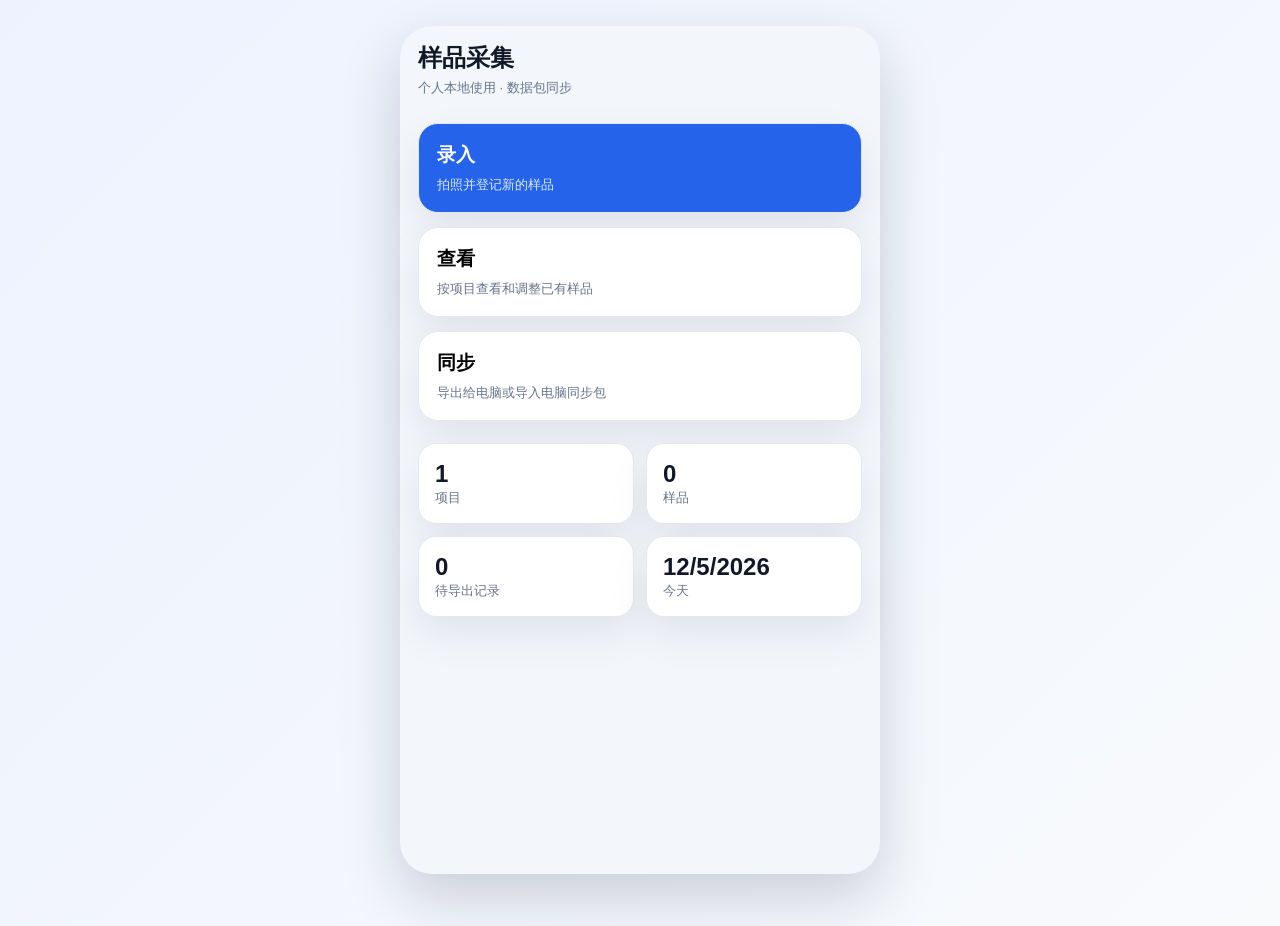
<file: mobile/index.html>
<!doctype html>
<html lang="zh-CN">
  <head>
    <meta charset="UTF-8" />
    <meta name="viewport" content="width=device-width, initial-scale=1.0, viewport-fit=cover" />
    <meta name="theme-color" content="#2563eb" />
    <title>样品采集</title>
    <link rel="manifest" href="./manifest.json" />
    <link rel="stylesheet" href="./styles.css" />
  </head>
  <body>
    <div id="app"></div>
    <script src="./app.js"></script>
  </body>
</html>
</file>
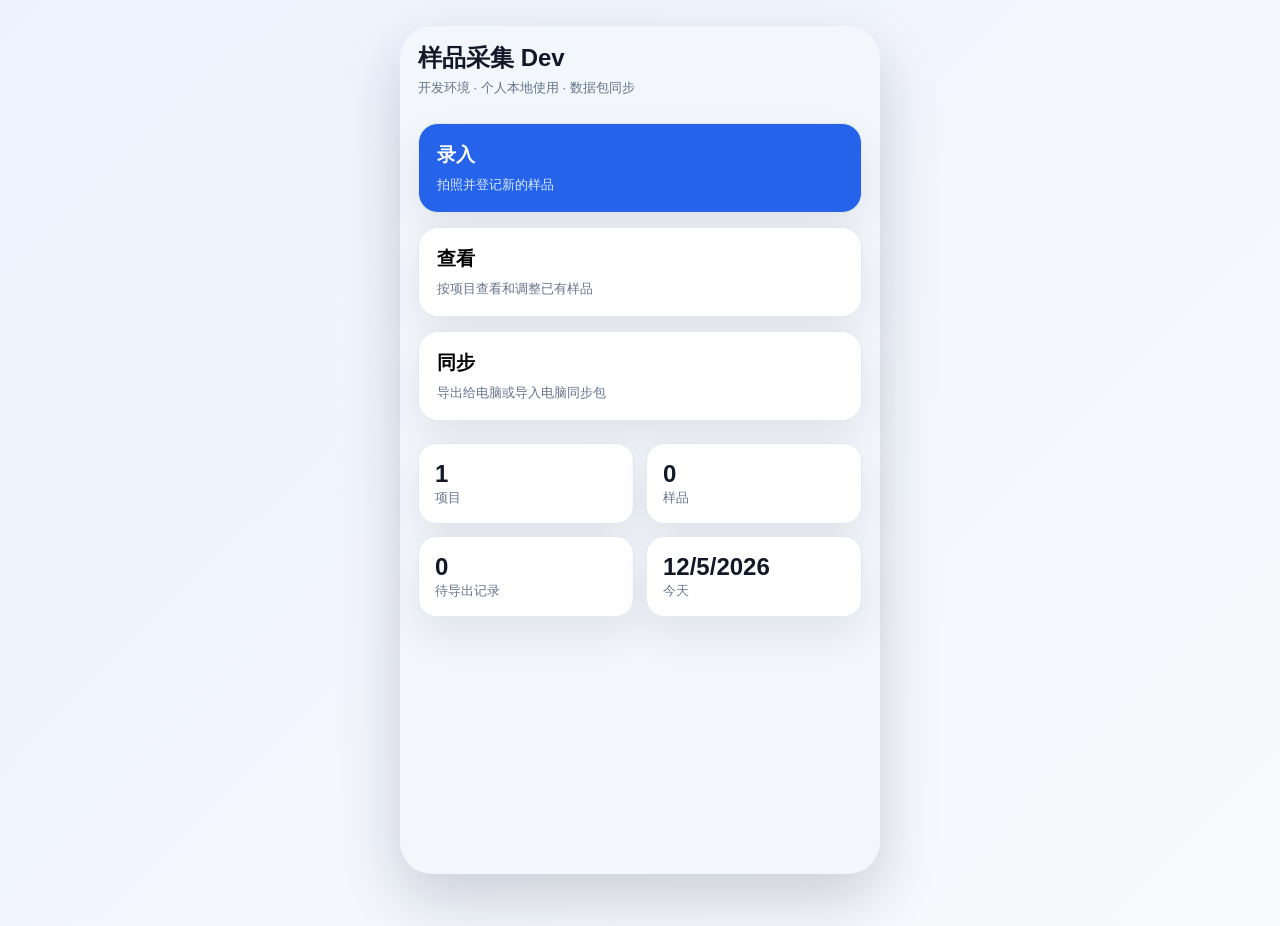
<file: dev/mobile/index.html>
<!doctype html>
<html lang="zh-CN">
  <head>
    <meta charset="UTF-8" />
    <meta name="viewport" content="width=device-width, initial-scale=1.0, viewport-fit=cover" />
    <meta name="theme-color" content="#2563eb" />
    <title>样品采集 Dev</title>
    <link rel="manifest" href="./manifest.json" />
    <link rel="stylesheet" href="./styles.css" />
  </head>
  <body>
    <div id="app"></div>
    <script src="./app.js"></script>
  </body>
</html>
</file>
<file: mobile/styles.css>
:root {
  color-scheme: light;
  font-family: -apple-system, BlinkMacSystemFont, "Segoe UI", "Microsoft YaHei", sans-serif;
  --bg: #f3f6fb;
  --card: #ffffff;
  --text: #111827;
  --muted: #64748b;
  --line: #e2e8f0;
  --primary: #2563eb;
  --primary-weak: #eff6ff;
  --danger: #ef4444;
  --ok: #16a34a;
  --shadow: 0 18px 40px rgba(15, 23, 42, 0.08);
}

* {
  box-sizing: border-box;
}

body {
  margin: 0;
  min-height: 100vh;
  background: var(--bg);
  color: var(--text);
}

button,
input,
select,
textarea {
  font: inherit;
}

button {
  border: 0;
  cursor: pointer;
}

.app {
  max-width: 480px;
  min-height: 100vh;
  margin: 0 auto;
  padding: max(18px, env(safe-area-inset-top)) 18px max(24px, env(safe-area-inset-bottom));
}

.topbar {
  display: flex;
  align-items: center;
  gap: 12px;
  margin-bottom: 18px;
}

.back {
  width: 38px;
  height: 38px;
  border-radius: 14px;
  background: #fff;
  color: var(--text);
  box-shadow: 0 6px 16px rgba(15, 23, 42, 0.06);
}

.title-block {
  flex: 1;
}

.title {
  margin: 0;
  font-size: 24px;
  font-weight: 800;
  line-height: 1.2;
}

.subtitle {
  margin: 6px 0 0;
  color: var(--muted);
  font-size: 13px;
}

.card {
  background: var(--card);
  border: 1px solid var(--line);
  border-radius: 18px;
  box-shadow: var(--shadow);
}

.home-actions {
  display: grid;
  gap: 14px;
  margin-top: 26px;
}

.hero-button {
  min-height: 78px;
  padding: 18px;
  border-radius: 20px;
  text-align: left;
  background: var(--card);
  border: 1px solid var(--line);
  box-shadow: var(--shadow);
}

.hero-button strong {
  display: block;
  font-size: 19px;
  margin-bottom: 7px;
}

.hero-button span {
  color: var(--muted);
  font-size: 13px;
}

.hero-button.primary {
  background: var(--primary);
  color: #fff;
}

.hero-button.primary span {
  color: #dbeafe;
}

.stats {
  display: grid;
  grid-template-columns: repeat(2, 1fr);
  gap: 12px;
  margin-top: 22px;
}

.stat {
  padding: 16px;
}

.stat b {
  display: block;
  font-size: 24px;
}

.stat span {
  color: var(--muted);
  font-size: 13px;
}

.form {
  display: grid;
  gap: 14px;
}

.field {
  display: grid;
  gap: 7px;
}

.field label {
  color: var(--muted);
  font-size: 13px;
}

.field input,
.field select,
.field textarea {
  width: 100%;
  border: 1px solid #dbe3ef;
  border-radius: 14px;
  background: #fff;
  padding: 13px 14px;
  color: var(--text);
  outline: none;
}

.field textarea {
  min-height: 92px;
  resize: vertical;
}

.grid-2 {
  display: grid;
  grid-template-columns: 1fr 1fr;
  gap: 12px;
}

.photo-picker {
  position: relative;
  min-height: 210px;
  overflow: hidden;
  display: grid;
  place-items: center;
  border: 1px dashed #b6c3d5;
  border-radius: 20px;
  background: #f8fafc;
}

.photo-picker input {
  position: absolute;
  inset: 0;
  opacity: 0;
}

.photo-picker img,
.photo-box img,
.thumb img {
  width: 100%;
  height: 100%;
  object-fit: cover;
}

.photo-empty {
  text-align: center;
  color: var(--muted);
}

.photo-empty b {
  display: block;
  color: var(--primary);
  margin-bottom: 8px;
}

.actions {
  display: grid;
  grid-template-columns: 1fr 1fr;
  gap: 12px;
  margin-top: 18px;
}

.btn {
  min-height: 48px;
  border-radius: 15px;
  background: #fff;
  color: var(--text);
  border: 1px solid var(--line);
  font-weight: 800;
}

.btn.primary {
  background: var(--primary);
  color: #fff;
  border-color: var(--primary);
}

.btn.soft {
  background: var(--primary-weak);
  color: var(--primary);
  border-color: var(--primary-weak);
}

.list {
  display: grid;
  gap: 12px;
}

.list-item {
  width: 100%;
  padding: 16px;
  text-align: left;
}

.item-row {
  display: flex;
  gap: 12px;
  align-items: center;
}

.item-main {
  flex: 1;
  min-width: 0;
}

.item-main strong {
  display: block;
  overflow: hidden;
  text-overflow: ellipsis;
  white-space: nowrap;
}

.item-main span,
.meta {
  color: var(--muted);
  font-size: 13px;
}

.thumb {
  width: 72px;
  height: 72px;
  overflow: hidden;
  border-radius: 16px;
  background: #e2e8f0;
  flex: 0 0 auto;
}

.photo-box {
  width: 100%;
  aspect-ratio: 4 / 3;
  overflow: hidden;
  border-radius: 20px;
  background: #e2e8f0;
  margin-bottom: 18px;
}

.detail-card {
  padding: 18px;
}

.detail-row {
  display: flex;
  justify-content: space-between;
  gap: 12px;
  padding: 12px 0;
  border-bottom: 1px solid var(--line);
}

.detail-row:last-child {
  border-bottom: 0;
}

.detail-row span:first-child {
  color: var(--muted);
}

.sync-card {
  padding: 18px;
  display: grid;
  gap: 14px;
}

.notice {
  padding: 12px 14px;
  border-radius: 14px;
  background: #fff7ed;
  color: #9a3412;
  font-size: 13px;
}

.success {
  padding: 12px 14px;
  border-radius: 14px;
  background: #ecfdf5;
  color: #166534;
  font-size: 13px;
}

.empty {
  padding: 42px 18px;
  text-align: center;
  color: var(--muted);
}

.hidden-file {
  display: none;
}

@media (min-width: 720px) {
  body {
    background: linear-gradient(135deg, #eef2ff, #f8fafc);
  }

  .app {
    margin-top: 26px;
    margin-bottom: 26px;
    min-height: calc(100vh - 52px);
    border-radius: 32px;
    background: var(--bg);
    box-shadow: 0 24px 60px rgba(15, 23, 42, 0.18);
  }
}
</file>
<file: dev/mobile/styles.css>
:root {
  color-scheme: light;
  font-family: -apple-system, BlinkMacSystemFont, "Segoe UI", "Microsoft YaHei", sans-serif;
  --bg: #f3f6fb;
  --card: #ffffff;
  --text: #111827;
  --muted: #64748b;
  --line: #e2e8f0;
  --primary: #2563eb;
  --primary-weak: #eff6ff;
  --danger: #ef4444;
  --ok: #16a34a;
  --shadow: 0 18px 40px rgba(15, 23, 42, 0.08);
}

* {
  box-sizing: border-box;
}

body {
  margin: 0;
  min-height: 100vh;
  background: var(--bg);
  color: var(--text);
}

button,
input,
select,
textarea {
  font: inherit;
}

button {
  border: 0;
  cursor: pointer;
}

.app {
  max-width: 480px;
  min-height: 100vh;
  margin: 0 auto;
  padding: max(18px, env(safe-area-inset-top)) 18px max(24px, env(safe-area-inset-bottom));
}

.topbar {
  display: flex;
  align-items: center;
  gap: 12px;
  margin-bottom: 18px;
}

.back {
  width: 38px;
  height: 38px;
  border-radius: 14px;
  background: #fff;
  color: var(--text);
  box-shadow: 0 6px 16px rgba(15, 23, 42, 0.06);
}

.title-block {
  flex: 1;
}

.title {
  margin: 0;
  font-size: 24px;
  font-weight: 800;
  line-height: 1.2;
}

.subtitle {
  margin: 6px 0 0;
  color: var(--muted);
  font-size: 13px;
}

.card {
  background: var(--card);
  border: 1px solid var(--line);
  border-radius: 18px;
  box-shadow: var(--shadow);
}

.home-actions {
  display: grid;
  gap: 14px;
  margin-top: 26px;
}

.hero-button {
  min-height: 78px;
  padding: 18px;
  border-radius: 20px;
  text-align: left;
  background: var(--card);
  border: 1px solid var(--line);
  box-shadow: var(--shadow);
}

.hero-button strong {
  display: block;
  font-size: 19px;
  margin-bottom: 7px;
}

.hero-button span {
  color: var(--muted);
  font-size: 13px;
}

.hero-button.primary {
  background: var(--primary);
  color: #fff;
}

.hero-button.primary span {
  color: #dbeafe;
}

.stats {
  display: grid;
  grid-template-columns: repeat(2, 1fr);
  gap: 12px;
  margin-top: 22px;
}

.stat {
  padding: 16px;
}

.stat b {
  display: block;
  font-size: 24px;
}

.stat span {
  color: var(--muted);
  font-size: 13px;
}

.form {
  display: grid;
  gap: 14px;
}

.field {
  display: grid;
  gap: 7px;
}

.field label {
  color: var(--muted);
  font-size: 13px;
}

.field-hint {
  color: #94a3b8;
  font-size: 12px;
  line-height: 1.4;
}

.field input,
.field select,
.field textarea {
  width: 100%;
  border: 1px solid #dbe3ef;
  border-radius: 14px;
  background: #fff;
  padding: 13px 14px;
  color: var(--text);
  outline: none;
}

.field textarea {
  min-height: 92px;
  resize: vertical;
}

.grid-2 {
  display: grid;
  grid-template-columns: 1fr 1fr;
  gap: 12px;
}

.photo-picker {
  position: relative;
  min-height: 210px;
  overflow: hidden;
  display: grid;
  grid-template-rows: 1fr auto;
  gap: 14px;
  align-items: center;
  border: 1px dashed #b6c3d5;
  border-radius: 20px;
  background: #f8fafc;
  padding: 20px;
}

.photo-picker img,
.photo-box img,
.thumb img {
  width: 100%;
  height: 100%;
  object-fit: cover;
}

.photo-empty {
  text-align: center;
  color: var(--muted);
  min-height: 120px;
  display: grid;
  place-items: center;
  overflow: hidden;
  border-radius: 16px;
}

.photo-empty b {
  display: block;
  color: var(--primary);
  margin-bottom: 8px;
}

.photo-empty img {
  display: block;
}

.photo-actions {
  display: grid;
  grid-template-columns: 1fr 1fr;
  gap: 10px;
  width: 100%;
}

.photo-action {
  min-height: 44px;
  display: grid;
  place-items: center;
  border: 1px solid var(--line);
  border-radius: 14px;
  background: #fff;
  color: var(--text);
  font-weight: 800;
}

.photo-action.primary {
  background: var(--primary);
  border-color: var(--primary);
  color: #fff;
}

.actions {
  display: grid;
  grid-template-columns: 1fr 1fr;
  gap: 12px;
  margin-top: 18px;
}

.btn {
  min-height: 48px;
  border-radius: 15px;
  background: #fff;
  color: var(--text);
  border: 1px solid var(--line);
  font-weight: 800;
}

.btn.primary {
  background: var(--primary);
  color: #fff;
  border-color: var(--primary);
}

.btn.soft {
  background: var(--primary-weak);
  color: var(--primary);
  border-color: var(--primary-weak);
}

.file-btn {
  display: grid;
  place-items: center;
  text-align: center;
}

.list {
  display: grid;
  gap: 12px;
}

.list-item {
  width: 100%;
  padding: 16px;
  text-align: left;
}

.project-list-item {
  display: flex;
  align-items: center;
  gap: 12px;
}

.project-open {
  flex: 1;
  min-width: 0;
  padding: 0;
  background: transparent;
  text-align: left;
  color: inherit;
}

.edit-project-btn {
  flex: 0 0 auto;
  min-width: 58px;
  height: 36px;
  border-radius: 12px;
  background: var(--primary-weak);
  color: var(--primary);
  font-weight: 800;
}

.add-sample-btn {
  width: 100%;
  margin-top: 20px;
}

.item-row {
  display: flex;
  gap: 12px;
  align-items: center;
}

.item-main {
  flex: 1;
  min-width: 0;
}

.item-main strong {
  display: block;
  overflow: hidden;
  text-overflow: ellipsis;
  white-space: nowrap;
}

.item-main span,
.meta {
  color: var(--muted);
  font-size: 13px;
}

.thumb {
  width: 72px;
  height: 72px;
  overflow: hidden;
  border-radius: 16px;
  background: #e2e8f0;
  flex: 0 0 auto;
}

.photo-box {
  width: 100%;
  aspect-ratio: 4 / 3;
  overflow: hidden;
  border-radius: 20px;
  background: #e2e8f0;
  margin-bottom: 18px;
}

.detail-card {
  padding: 18px;
}

.detail-row {
  display: flex;
  justify-content: space-between;
  gap: 12px;
  padding: 12px 0;
  border-bottom: 1px solid var(--line);
}

.detail-row:last-child {
  border-bottom: 0;
}

.detail-row span:first-child {
  color: var(--muted);
}

.sync-card {
  padding: 18px;
  display: grid;
  gap: 14px;
}

.import-confirm {
  display: grid;
  gap: 12px;
  padding: 14px;
  border: 1px solid #bfdbfe;
  border-radius: 16px;
  background: #eff6ff;
}

.import-confirm strong {
  display: block;
  margin-bottom: 5px;
}

.import-confirm p {
  margin: 0;
  color: var(--muted);
  font-size: 13px;
  word-break: break-all;
}

.actions.compact {
  margin-top: 0;
}

.download-link {
  display: block;
  padding: 13px 14px;
  border-radius: 14px;
  background: #eef2ff;
  color: var(--primary);
  font-weight: 800;
  text-align: center;
  text-decoration: none;
  word-break: break-all;
}

.modal-mask {
  position: fixed;
  inset: 0;
  z-index: 20;
  display: grid;
  place-items: center;
  padding: 20px;
  background: rgba(15, 23, 42, 0.42);
}

.modal-card {
  width: min(420px, 100%);
  padding: 18px;
  border-radius: 20px;
  background: #fff;
  box-shadow: 0 24px 60px rgba(15, 23, 42, 0.24);
}

.modal-head {
  display: flex;
  align-items: center;
  justify-content: space-between;
  gap: 12px;
  margin-bottom: 16px;
}

.modal-close {
  width: 34px;
  height: 34px;
  border-radius: 12px;
  background: #f1f5f9;
  color: #334155;
  font-size: 22px;
  line-height: 1;
}

.notice {
  padding: 12px 14px;
  border-radius: 14px;
  background: #fff7ed;
  color: #9a3412;
  font-size: 13px;
}

.message,
.success {
  padding: 12px 14px;
  border-radius: 14px;
  background: #ecfdf5;
  color: #166534;
  font-size: 13px;
}

.message.error {
  background: #fef2f2;
  color: #b91c1c;
}

.message.info {
  background: #eff6ff;
  color: #1d4ed8;
}

.empty {
  padding: 42px 18px;
  text-align: center;
  color: var(--muted);
}

.hidden-file {
  display: none;
}

@media (min-width: 720px) {
  body {
    background: linear-gradient(135deg, #eef2ff, #f8fafc);
  }

  .app {
    margin-top: 26px;
    margin-bottom: 26px;
    min-height: calc(100vh - 52px);
    border-radius: 32px;
    background: var(--bg);
    box-shadow: 0 24px 60px rgba(15, 23, 42, 0.18);
  }
}
</file>
